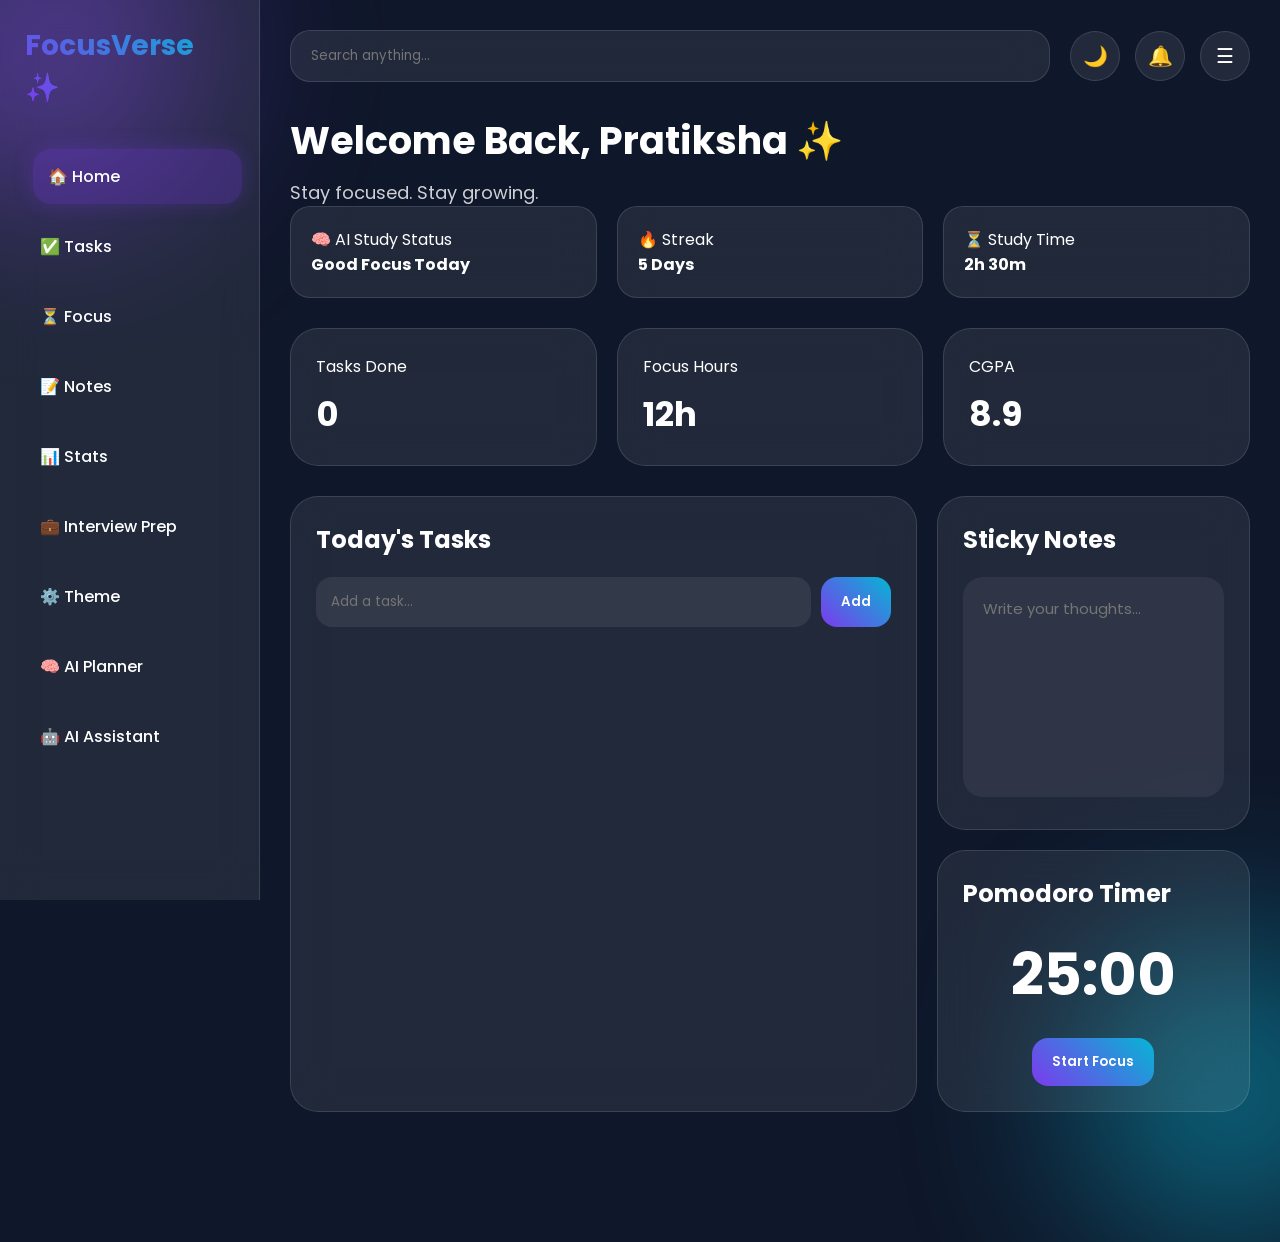
<file: index.html>
<!DOCTYPE html>
<html lang="en">
<head>
  <meta charset="UTF-8" />
  <meta name="viewport" content="width=device-width, initial-scale=1.0"/>

  <title>FocusVerse ✨</title>

  <!-- Google Font -->
  <link rel="preconnect" href="https://fonts.googleapis.com">
  <link rel="preconnect" href="https://fonts.gstatic.com" crossorigin>

  <link
    href="https://fonts.googleapis.com/css2?family=Poppins:wght@300;400;500;600;700&display=swap"
    rel="stylesheet"
  />

  <!-- CSS -->
  <link rel="stylesheet" href="style.css">
</head>

<body>

  <!-- ========================= -->
  <!-- MAIN CONTAINER -->
  <!-- ========================= -->

  <div class="container">

    <!-- ========================= -->
    <!-- SIDEBAR -->
    <!-- ========================= -->

    <aside class="sidebar">

      <div class="logo">
        FocusVerse ✨
      </div>

      <div class="menu">

        <a href="#" class="active">
          🏠 Home
        </a>

        <a href="tasks.html">
          ✅ Tasks
        </a>

        <a href="focus.html">
          ⏳ Focus
        </a>

        <a href="notes.html">
          📝 Notes
        </a>

        <a href="stats.html">
          📊 Stats
        </a>

        <a href="prep.html">
          💼 Interview Prep
        </a>

        <a href="theme.html">
          ⚙️ Theme
        </a>

        <a href="planner.html">
           🧠 AI Planner
        </a> 
        
        <a href="ai-chat.html">
           🤖 AI Assistant
        </a>

      </div>

    </aside>

    <!-- ========================= -->
    <!-- MAIN CONTENT -->
    <!-- ========================= -->

    <main class="main">

      <!-- ========================= -->
      <!-- TOPBAR -->
      <!-- ========================= -->

      <div class="topbar">

        <!-- SEARCH -->
        <div class="search-box">
          <input
            type="text"
            placeholder="Search anything..."
          >
        </div>

        <!-- TOP ICONS -->
        <div class="top-icons">

          <!-- THEME -->
          <button class="icon-btn" id="themeToggle">
            🌙
          </button>

          <!-- NOTIFICATION -->
          <button class="icon-btn">
            🔔
          </button>

          <!-- MENU -->
          <button class="icon-btn" id="menuToggle">
            ☰
          </button>

          <!-- PROFILE MENU -->
          <div class="profile-menu" id="profileMenu">

            <div class="profile-card">

              <h3>
                Pratiksha ✨
              </h3>

              <p>
                🔥 5 Day Study Streak
              </p>

            </div>

            <button>👤 Profile</button>
            <button>🎨 Themes</button>
            <button>⚙️ Settings</button>
            <button>🗑️ Trash</button>
            <button>🚪 Logout</button>

          </div>

        </div>

      </div>

      <!-- ========================= -->
      <!-- HERO SECTION -->
      <!-- ========================= -->

      <section class="hero">

  <h1>Welcome Back, Pratiksha ✨</h1>

  <p>Stay focused. Stay growing.</p>

  <div class="card-grid">

    <div class="glass-card">
      🧠 AI Study Status<br>
      <strong>Good Focus Today</strong>
    </div>

    <div class="glass-card">
      🔥 Streak<br>
      <strong>5 Days</strong>
    </div>

    <div class="glass-card">
      ⏳ Study Time<br>
      <strong>2h 30m</strong>
    </div>

  </div>

</section>

      <!-- ========================= -->
      <!-- STATS CARDS -->
      <!-- ========================= -->

      <section class="cards">

        <!-- CARD 1 -->
        <div class="card">

          <p>Tasks Done</p>

          <h2 id="taskCount">
            0
          </h2>

        </div>

        <!-- CARD 2 -->
        <div class="card">

          <p>Focus Hours</p>

          <h2>
            12h
          </h2>

        </div>

        <!-- CARD 3 -->
        <div class="card">

          <p>CGPA</p>

          <h2>
            8.9
          </h2>

        </div>

      </section>

      <!-- ========================= -->
      <!-- MAIN GRID -->
      <!-- ========================= -->

      <section class="grid-layout">

        <!-- ========================= -->
        <!-- TASK SECTION -->
        <!-- ========================= -->

        <div class="tasks">

          <div class="section-title">

            <h2>
              Today's Tasks
            </h2>

          </div>

          <!-- TASK INPUT -->
          <div class="task-input">

            <input
              type="text"
              id="taskInput"
              placeholder="Add a task..."
            >

            <button id="addTaskBtn">
             Add
            </button>

          </div>

          <!-- TASK LIST -->
          <div class="task-list" id="taskList"></div>

        </div>

        <!-- ========================= -->
        <!-- RIGHT SECTION -->
        <!-- ========================= -->

        <div class="right-side">

          <!-- NOTES -->
          <div class="notes">

            <div class="section-title">

              <h2>
                Sticky Notes
              </h2>

            </div>

            <textarea
              id="notes"
              placeholder="Write your thoughts..."
            ></textarea>

          </div>

          <!-- TIMER -->
          <div class="timer">

            <div class="section-title">

              <h2>
                Pomodoro Timer
              </h2>

            </div>

            <div class="timer-box">

              <div class="timer-display" id="timer">
                25:00
              </div>

              <button id="startTimerBtn">
                Start Focus
              </button>

            </div>

          </div>

        </div>

      </section>

    </main>

  </div>

  <!-- ========================= -->
  <!-- MOBILE NAVIGATION -->
  <!-- ========================= -->

  <div class="mobile-nav">

    <a href="#">🏠</a>
    <a href="#">✅</a>
    <a href="#">⏳</a>
    <a href="#">📝</a>
    <a href="#">⚙️</a>

  </div>

  <!-- JS -->
  <script src="script.js"></script>

</body>
</html>
</file>
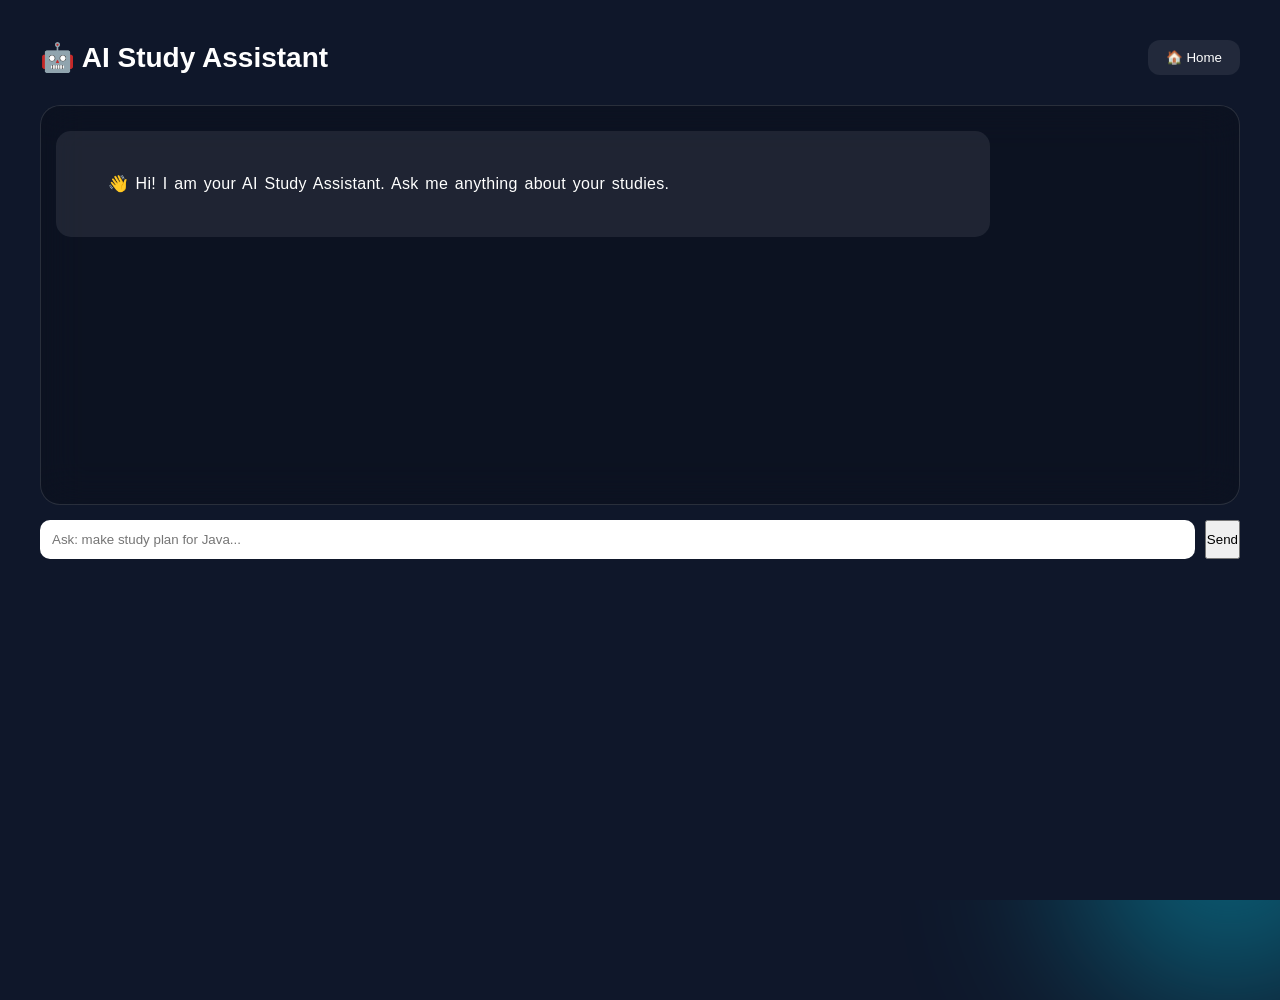
<file: ai-chat.html>
<!DOCTYPE html>
<html lang="en">
<head>
  <meta charset="UTF-8">
  <title>AI Study Chat</title>

  <link rel="stylesheet" href="style.css">
</head>

<body>

<div class="page-wrapper">

  <!-- HEADER -->
  <div class="page-header">

    <h1 class="page-title">🤖 AI Study Assistant</h1>

    <a href="index.html">
      <button class="back-btn">🏠 Home</button>
    </a>

  </div>

  <!-- CHAT BOX -->
  <div class="glass-card" id="chatBox" style="height:400px;overflow-y:auto;">

    <div class="ai-msg">
      👋 Hi! I am your AI Study Assistant. Ask me anything about your studies.
    </div>

  </div>

  <!-- INPUT -->
  <div style="display:flex;gap:10px;margin-top:15px;">

    <input id="userInput"
      placeholder="Ask: make study plan for Java..."
      style="flex:1;padding:12px;border-radius:10px;border:none;">

    <button onclick="sendMsg()">Send</button>
  </div>

</div>

<script src="ai-chat.js"></script>

</body>
</html>
</file>
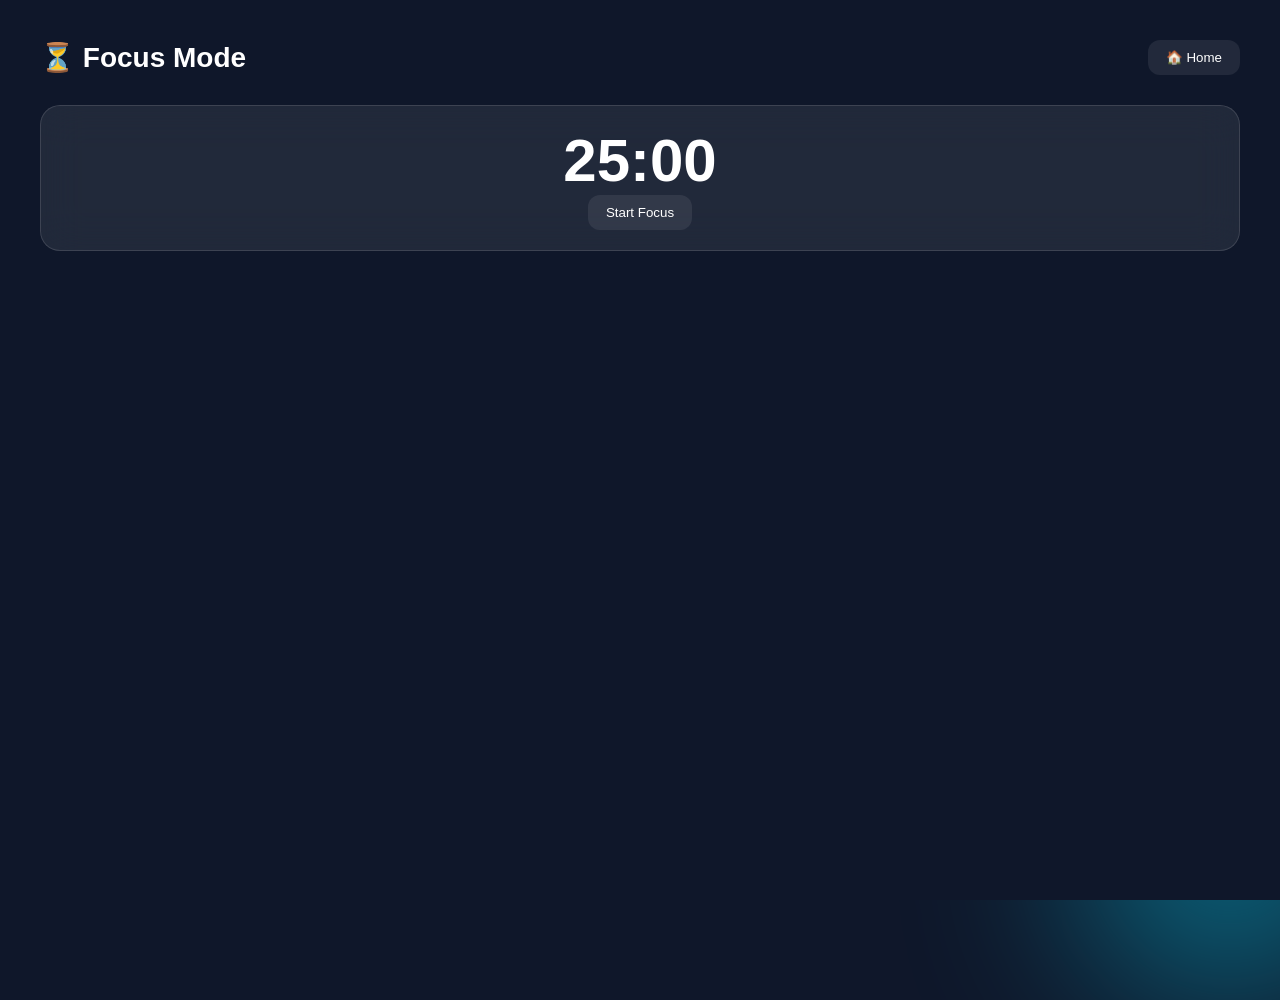
<file: focus.html>
<!DOCTYPE html>
<html>
<head>
  <title>Focus - FocusVerse</title>
  <link rel="stylesheet" href="style.css">
</head>

<body>

  <div class="page-wrapper">

  <div class="page-header">

    <h1 class="page-title">⏳ Focus Mode</h1>

    <a href="index.html">
      <button class="back-btn">🏠 Home</button>
    </a>

  </div>

  <div class="glass-card" style="text-align:center;">

    <h1 style="font-size:60px;">25:00</h1>

    <button class="back-btn">Start Focus</button>

  </div>

</div>

</body>
</html>
</file>
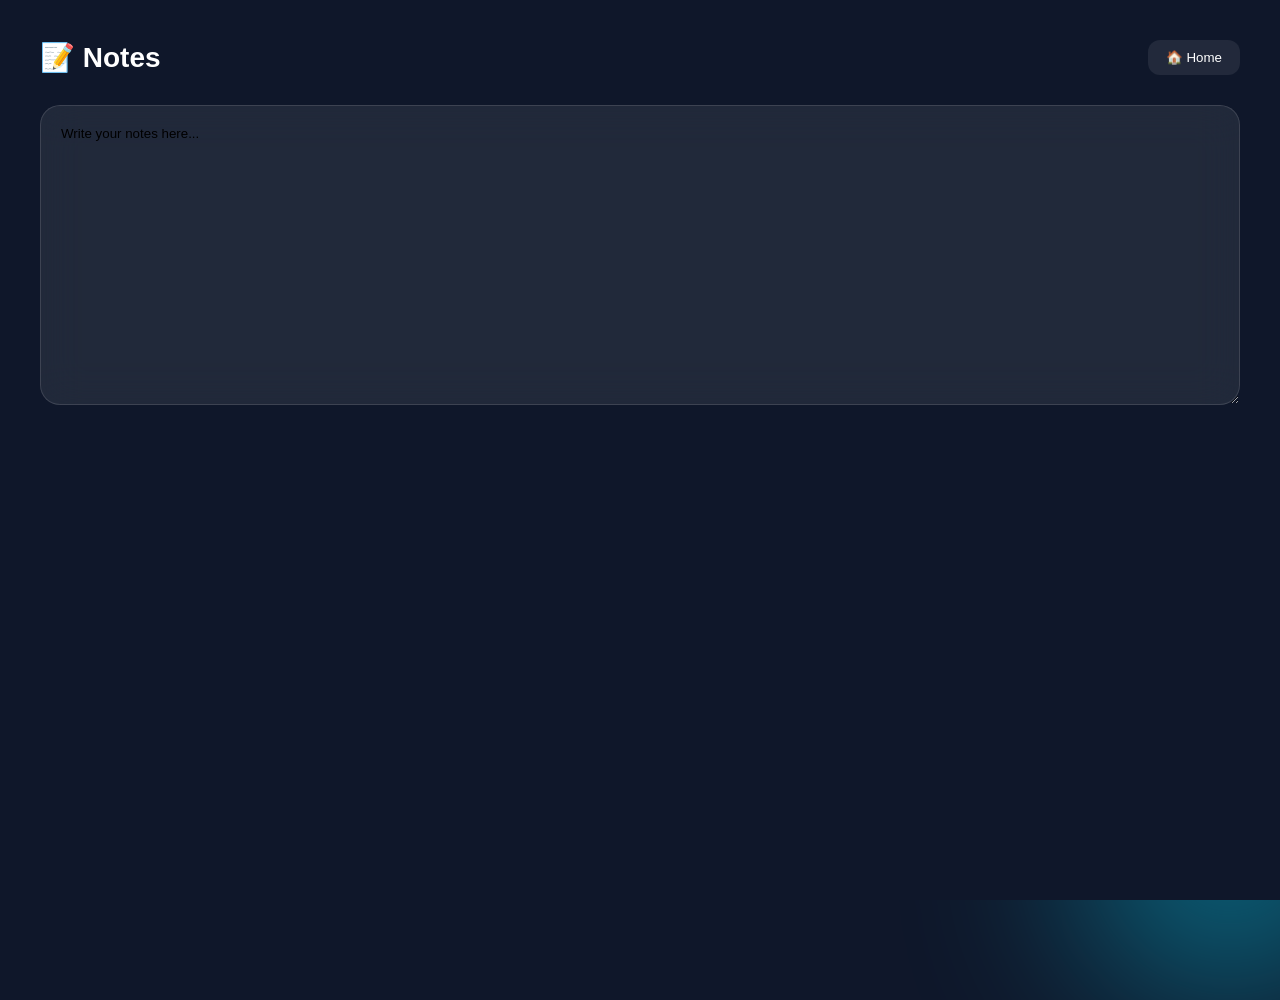
<file: notes.html>
<!DOCTYPE html>
<html>
<head>
  <title>Notes - FocusVerse</title>
  <link rel="stylesheet" href="style.css">
</head>

<body>

  <div class="page-wrapper">

  <div class="page-header">

    <h1 class="page-title">📝 Notes</h1>

    <a href="index.html">
      <button class="back-btn">🏠 Home</button>
    </a>

  </div>

  <textarea class="glass-card"
    style="width:100%;height:300px;">
Write your notes here...
  </textarea>

</div>

</body>
</html>
</file>
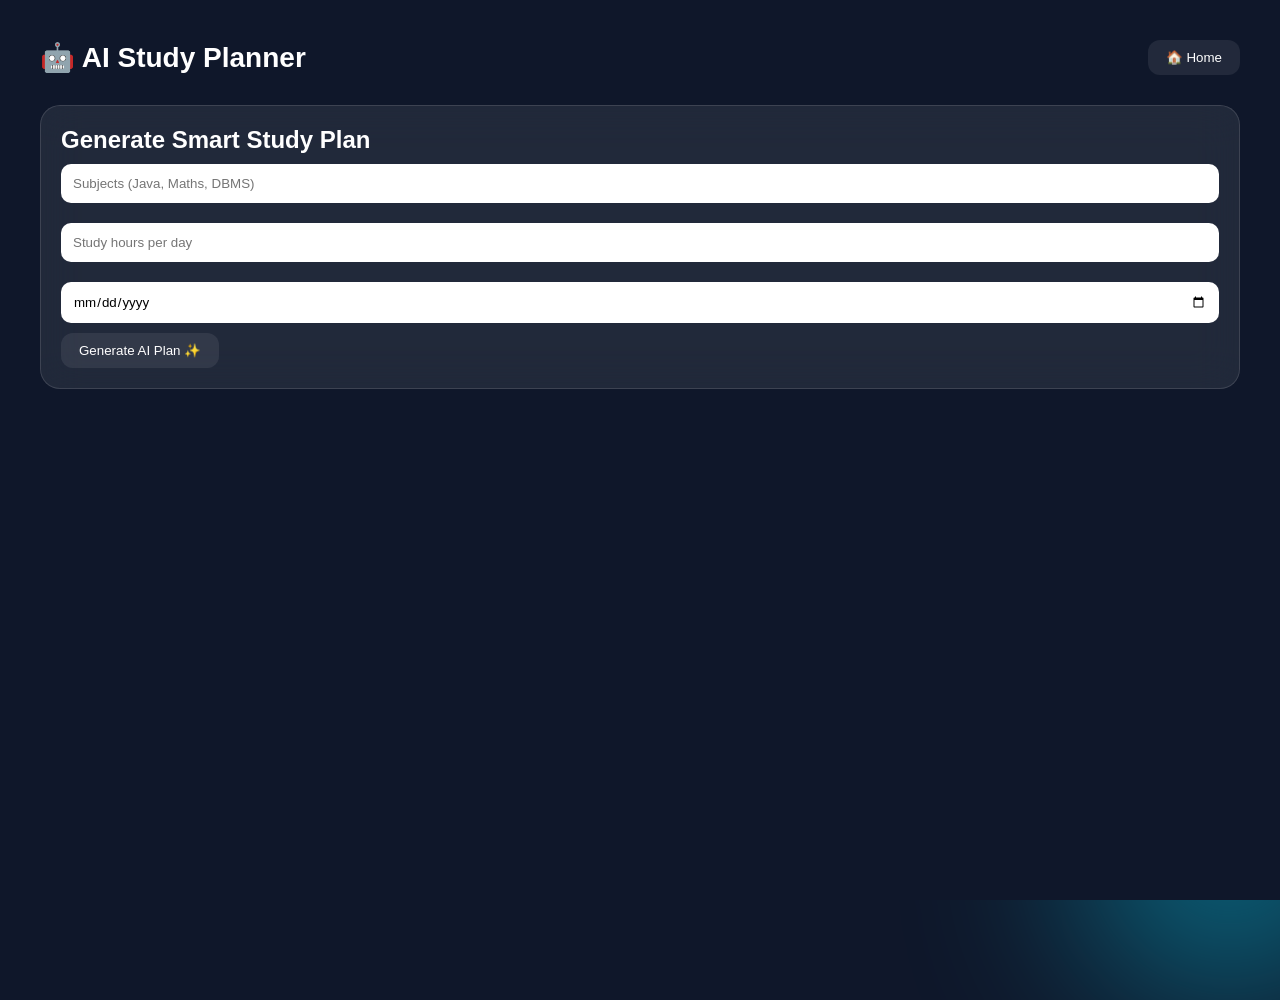
<file: planner.html>
<!DOCTYPE html>
<html lang="en">
<head>
  <meta charset="UTF-8">
  <title>AI Study Planner</title>
  <link rel="stylesheet" href="style.css">
</head>

<body>

<div class="page-wrapper">

  <div class="page-header">

    <h1 class="page-title">🤖 AI Study Planner</h1>

    <a href="index.html">
      <button class="back-btn">🏠 Home</button>
    </a>

  </div>

  <!-- INPUT -->
  <div class="glass-card">

    <h2>Generate Smart Study Plan</h2>

    <input id="subjectInput" placeholder="Subjects (Java, Maths, DBMS)"
      style="width:100%;padding:12px;margin:10px 0;border-radius:10px;border:none;">

    <input id="hoursInput" placeholder="Study hours per day"
      style="width:100%;padding:12px;margin:10px 0;border-radius:10px;border:none;">

    <input id="examDate" type="date"
      style="width:100%;padding:12px;margin:10px 0;border-radius:10px;border:none;">

    <button class="back-btn" onclick="generatePlan()">
      Generate AI Plan ✨
    </button>

  </div>

  <!-- AI THINKING -->
  <div id="aiThinking" class="glass-card" style="display:none;margin-top:20px;">
    🤖 AI is analyzing your schedule...
    <div class="loader"></div>
  </div>

  <!-- OUTPUT -->
  <div id="planOutput" class="card-grid" style="margin-top:20px;"></div>

</div>

<script src="planner.js"></script>

</body>
</html>
</file>
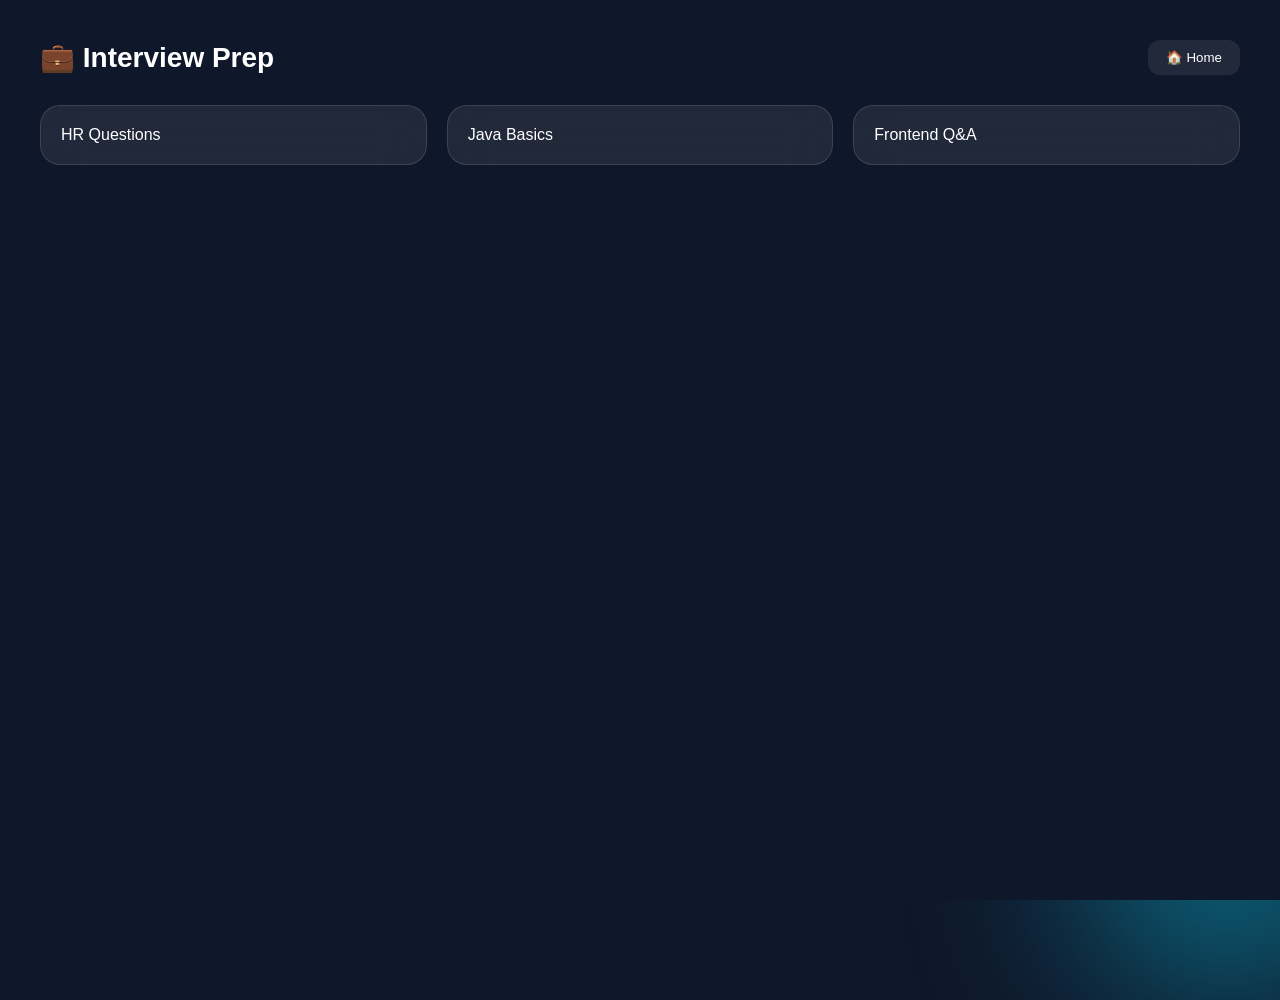
<file: prep.html>
<!DOCTYPE html>
<html>
<head>
  <title>Interview Prep</title>
  <link rel="stylesheet" href="style.css">
</head>

<body>

  <div class="page-wrapper">

  <div class="page-header">

    <h1 class="page-title">💼 Interview Prep</h1>

    <a href="index.html">
      <button class="back-btn">🏠 Home</button>
    </a>

  </div>

  <div class="card-grid">

    <div class="glass-card">HR Questions</div>
    <div class="glass-card">Java Basics</div>
    <div class="glass-card">Frontend Q&A</div>

  </div>

</div>

</body>
</html>
</file>
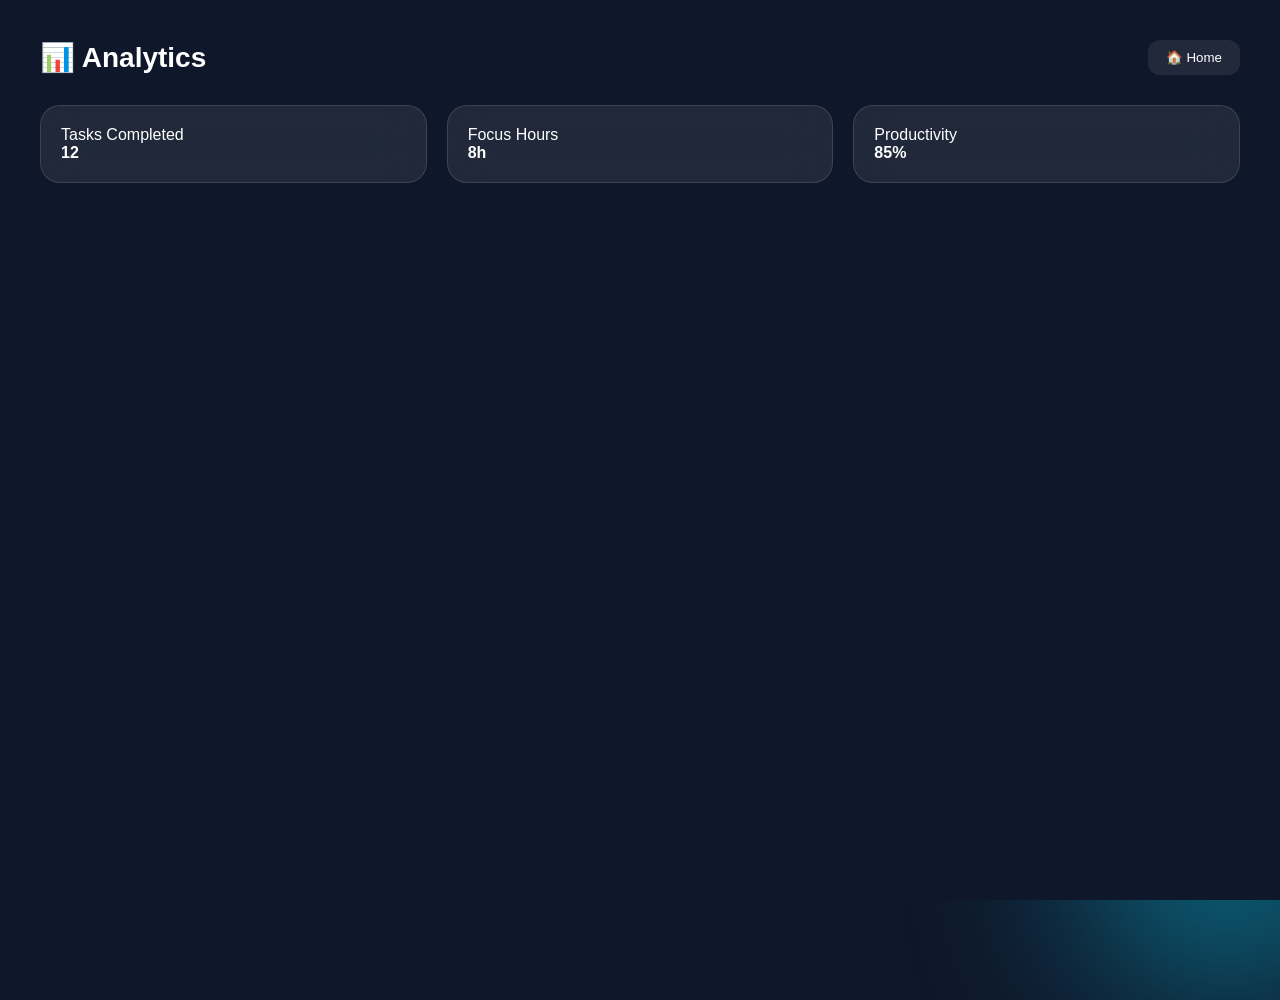
<file: stats.html>
<!DOCTYPE html>
<html>
<head>
  <title>Stats - FocusVerse</title>
  <link rel="stylesheet" href="style.css">
</head>

<body>

  <div class="page-wrapper">

  <div class="page-header">

    <h1 class="page-title">📊 Analytics</h1>

    <a href="index.html">
      <button class="back-btn">🏠 Home</button>
    </a>

  </div>

  <div class="card-grid">

    <div class="glass-card">Tasks Completed<br><strong>12</strong></div>
    <div class="glass-card">Focus Hours<br><strong>8h</strong></div>
    <div class="glass-card">Productivity<br><strong>85%</strong></div>

  </div>

</div>

</body>
</html>
</file>
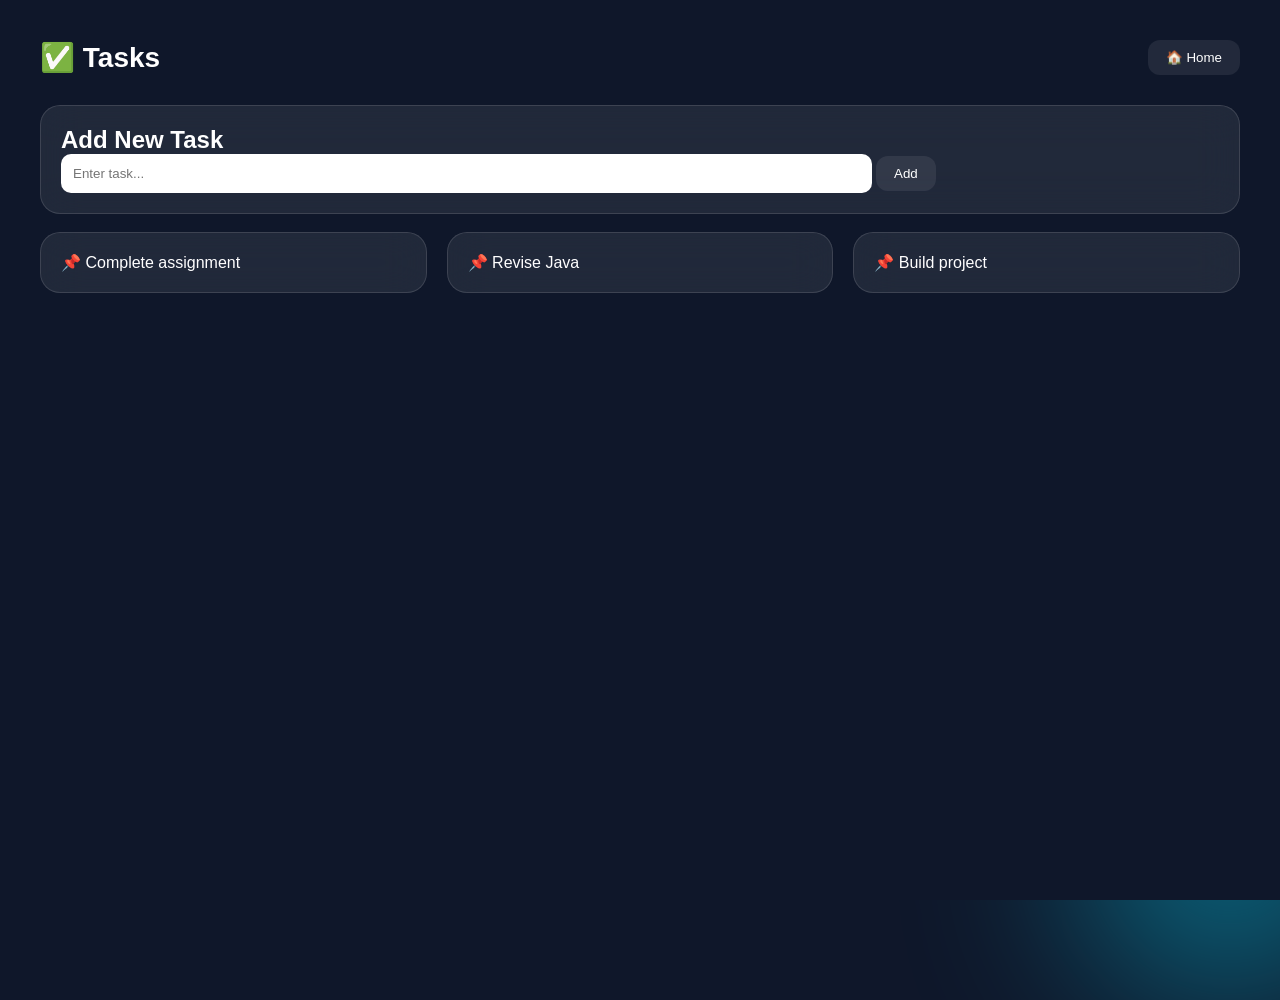
<file: tasks.html>
<!DOCTYPE html>
<html>
<head>
  <title>Tasks - FocusVerse</title>
  <link rel="stylesheet" href="style.css">
</head>

<body>

  <div class="page-wrapper">

  <div class="page-header">

    <h1 class="page-title">✅ Tasks</h1>

    <a href="index.html">
      <button class="back-btn">🏠 Home</button>
    </a>

  </div>

  <div class="glass-card">

    <h2>Add New Task</h2>

    <input placeholder="Enter task..." style="padding:12px;width:70%;border-radius:10px;border:none;">
    <button class="back-btn">Add</button>

  </div>

  <br>

  <div class="card-grid">

    <div class="glass-card">📌 Complete assignment</div>
    <div class="glass-card">📌 Revise Java</div>
    <div class="glass-card">📌 Build project</div>

  </div>

</div>

</body>
</html>
</file>
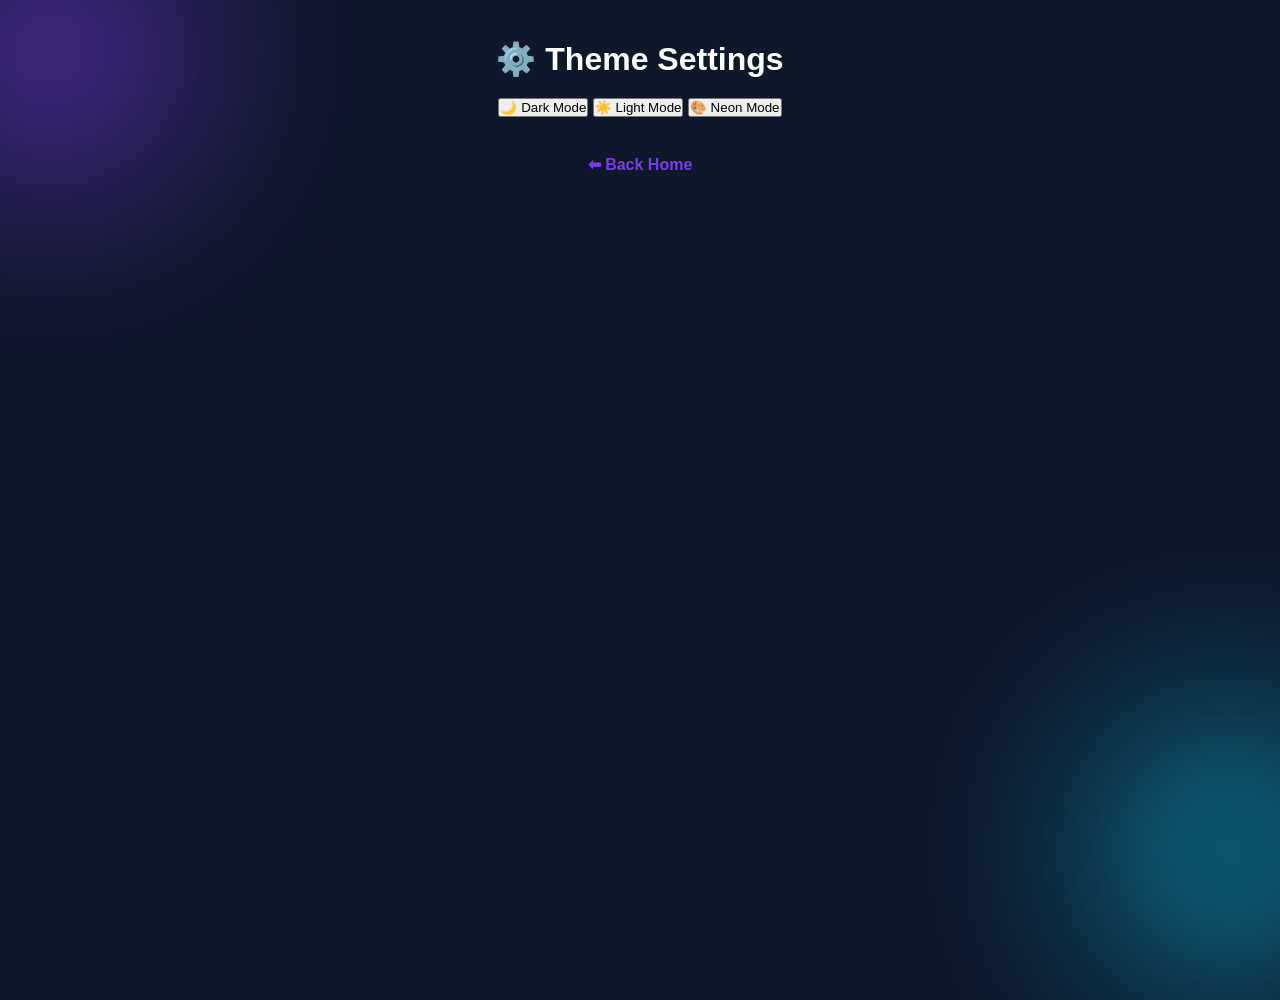
<file: theme.html>
<!DOCTYPE html>
<html>
<head>
  <title>Theme</title>
  <link rel="stylesheet" href="style.css">
</head>

<body>

  <div class="page">

    <h1>⚙️ Theme Settings</h1>

    <button>🌙 Dark Mode</button>
    <button>☀️ Light Mode</button>
    <button>🎨 Neon Mode</button>

    <br><br>
    <a href="index.html">⬅ Back Home</a>

  </div>

</body>
</html>
</file>
<file: style.css>
/* ========================= */
/* GLOBAL STYLES */
/* ========================= */

*{
  margin:0;
  padding:0;
  box-sizing:border-box;
  font-family:'Poppins',sans-serif;
}

:root{
  --bg:#0f172a;
  --card:rgba(255,255,255,0.08);
  --text:#ffffff;
  --primary:#7c3aed;
  --secondary:#06b6d4;
  --border:rgba(255,255,255,0.12);
}

/* ========================= */
/* LIGHT MODE */
/* ========================= */

body.light{
  --bg:#f8fafc;
  --card:rgba(255,255,255,0.7);
  --text:#111827;
  --primary:#a855f7;
  --secondary:#38bdf8;
  --border:rgba(0,0,0,0.08);
}

/* ========================= */
/* BODY */
/* ========================= */

body{
  background:var(--bg);
  color:var(--text);
  min-height:100vh;
  overflow-x:hidden;
  transition:0.4s;
  position:relative;
}

/* ========================= */
/* BACKGROUND BLOBS */
/* ========================= */

body::before,
body::after{
  content:'';
  position:absolute;
  width:300px;
  height:300px;
  border-radius:50%;
  filter:blur(90px);
  z-index:-1;
  animation:float 7s ease-in-out infinite;
}

body::before{
  background:var(--primary);
  top:-100px;
  left:-100px;
  opacity:0.5;
}

body::after{
  background:var(--secondary);
  bottom:-100px;
  right:-100px;
  opacity:0.5;
}

/* ========================= */
/* FLOAT ANIMATION */
/* ========================= */

@keyframes float{

  0%,100%{
    transform:translateY(0px);
  }

  50%{
    transform:translateY(20px);
  }

}

/* ========================= */
/* MAIN CONTAINER */
/* ========================= */

.container{
  display:flex;
  min-height:100vh;
}

/* ========================= */
/* SIDEBAR */
/* ========================= */

.sidebar{
  width:260px;
  height:100vh;
  position:fixed;

  background:var(--card);
  backdrop-filter:blur(20px);

  border-right:1px solid var(--border);

  padding:25px;
}

/* ========================= */
/* LOGO */
/* ========================= */

.logo{
  font-size:28px;
  font-weight:700;

  margin-bottom:40px;

  background:linear-gradient(
    45deg,
    var(--primary),
    var(--secondary)
  );

  -webkit-background-clip:text;
  -webkit-text-fill-color:transparent;
}

/* ========================= */
/* MENU */
/* ========================= */

.menu{
  display:flex;
  flex-direction:column;
  gap:15px;
}

.menu a{
  text-decoration:none;
  color:var(--text);

  padding:15px;
  border-radius:18px;

  transition:0.3s;
  font-weight:500;
}

.menu a:hover,
.menu a.active{
  background:rgba(124,58,237,0.25);

  transform:translateX(8px);

  box-shadow:0 0 20px rgba(124,58,237,0.25);
}

/* ========================= */
/* MAIN CONTENT */
/* ========================= */

.main{
  margin-left:260px;
  width:100%;

  padding:30px;
}

/* ========================= */
/* TOPBAR */
/* ========================= */

.topbar{
  display:flex;
  justify-content:space-between;
  align-items:center;

  margin-bottom:30px;

  gap:20px;
}

/* ========================= */
/* SEARCH */
/* ========================= */

.search-box{
  flex:1;
}

.search-box input{
  width:100%;

  padding:15px 20px;

  border:none;
  outline:none;

  border-radius:20px;

  background:var(--card);

  color:var(--text);

  backdrop-filter:blur(20px);

  border:1px solid var(--border);
}

/* ========================= */
/* TOP ICONS */
/* ========================= */

.top-icons{
  display:flex;
  align-items:center;
  gap:15px;

  position:relative;
}

.icon-btn{
  width:50px;
  height:50px;

  border:none;
  border-radius:50%;

  cursor:pointer;

  background:var(--card);

  color:var(--text);

  border:1px solid var(--border);

  font-size:20px;

  transition:0.3s;
}

.icon-btn:hover{
  transform:translateY(-5px);

  box-shadow:0 0 25px rgba(124,58,237,0.35);
}

/* ========================= */
/* PROFILE MENU */
/* ========================= */

.profile-menu{
  position:absolute;

  top:70px;
  right:0;

  width:250px;

  background:rgba(15,23,42,0.9);

  backdrop-filter:blur(25px);

  border:1px solid var(--border);

  border-radius:24px;

  padding:20px;

  display:none;
  flex-direction:column;

  gap:12px;

  z-index:100;
}

/* LIGHT MODE MENU */

body.light .profile-menu{
  background:rgba(255,255,255,0.85);
}

/* SHOW MENU */

.profile-menu.active{
  display:flex;
}

/* PROFILE CARD */

.profile-card{
  text-align:center;

  padding-bottom:10px;

  border-bottom:1px solid var(--border);
}

.profile-card h3{
  margin-bottom:5px;
}

/* MENU BUTTONS */

.profile-menu button{
  border:none;

  padding:14px;

  border-radius:16px;

  background:var(--card);

  color:var(--text);

  cursor:pointer;

  transition:0.3s;

  text-align:left;
}

.profile-menu button:hover{
  background:rgba(124,58,237,0.25);

  transform:translateX(5px);
}

/* ========================= */
/* HERO SECTION */
/* ========================= */

.hero{
  margin-bottom:30px;
}

.hero h1{
  font-size:38px;
  margin-bottom:10px;
}

.hero p{
  font-size:18px;
  opacity:0.8;
}

/* ========================= */
/* STATS CARDS */
/* ========================= */

.cards{
  display:grid;

  grid-template-columns:
  repeat(auto-fit,minmax(220px,1fr));

  gap:20px;

  margin-bottom:30px;
}

.card{
  background:var(--card);

  border:1px solid var(--border);

  backdrop-filter:blur(20px);

  border-radius:28px;

  padding:25px;

  transition:0.3s;
}

.card:hover{
  transform:translateY(-10px);

  box-shadow:0 0 30px rgba(124,58,237,0.25);
}

.card h2{
  font-size:34px;

  margin-top:10px;
}

/* ========================= */
/* MAIN GRID */
/* ========================= */

.grid-layout{
  display:grid;

  grid-template-columns:2fr 1fr;

  gap:20px;
}

.right-side{
  display:flex;
  flex-direction:column;
  gap:20px;
}

/* ========================= */
/* TASKS / NOTES / TIMER */
/* ========================= */

.tasks,
.notes,
.timer{
  background:var(--card);

  border:1px solid var(--border);

  backdrop-filter:blur(20px);

  border-radius:28px;

  padding:25px;
}

/* ========================= */
/* SECTION TITLE */
/* ========================= */

.section-title{
  margin-bottom:20px;
}

/* ========================= */
/* TASK INPUT */
/* ========================= */

.task-input{
  display:flex;
  gap:10px;

  margin-bottom:20px;
}

.task-input input{
  flex:1;

  padding:15px;

  border:none;
  outline:none;

  border-radius:16px;

  background:rgba(255,255,255,0.08);

  color:var(--text);
}

.task-input button,
.timer button{
  padding:14px 20px;

  border:none;

  border-radius:16px;

  background:linear-gradient(
    45deg,
    var(--primary),
    var(--secondary)
  );

  color:white;

  cursor:pointer;

  font-weight:600;
}

/* ========================= */
/* TASK LIST */
/* ========================= */

.task-list{
  display:flex;
  flex-direction:column;
  gap:12px;
}

.task-item{
  padding:15px;

  border-radius:16px;

  background:rgba(255,255,255,0.05);

  display:flex;
  justify-content:space-between;
  align-items:center;
}

.delete-btn{
  border:none;

  background:none;

  color:#ff6b6b;

  cursor:pointer;

  font-size:18px;
}

/* ========================= */
/* NOTES */
/* ========================= */

.notes textarea{
  width:100%;
  height:220px;

  border:none;
  outline:none;

  resize:none;

  border-radius:20px;

  padding:20px;

  background:rgba(255,255,255,0.06);

  color:var(--text);

  font-size:15px;
}

/* ========================= */
/* TIMER */
/* ========================= */

.timer-box{
  text-align:center;

  margin-top:20px;
}

.timer-display{
  font-size:58px;
  font-weight:700;

  margin-bottom:20px;
}

/* ========================= */
/* MOBILE NAVIGATION */
/* ========================= */

.mobile-nav{
  display:none;
}

/* ========================= */
/* RESPONSIVE */
/* ========================= */

@media(max-width:950px){

  .grid-layout{
    grid-template-columns:1fr;
  }

}

@media(max-width:768px){

  .sidebar{
    display:none;
  }

  .main{
    margin-left:0;
    padding-bottom:100px;
  }

  .topbar{
    flex-direction:column;
  }

  .hero h1{
    font-size:28px;
  }

  .mobile-nav{
    position:fixed;

    bottom:20px;
    left:50%;

    transform:translateX(-50%);

    width:90%;

    background:var(--card);

    border:1px solid var(--border);

    backdrop-filter:blur(20px);

    border-radius:25px;

    padding:15px;

    display:flex;
    justify-content:space-around;

    z-index:1000;
  }

  .mobile-nav a{
    text-decoration:none;

    color:var(--text);

    font-size:22px;
  }

}
.page{
  padding:40px;
  text-align:center;
}

.page h1{
  font-size:32px;
  margin-bottom:20px;
}

.page a{
  display:inline-block;
  margin-top:20px;
  color:#7c3aed;
  text-decoration:none;
  font-weight:bold;
}

.page textarea{
  width:80%;
  height:200px;
  padding:15px;
  border-radius:20px;
  border:none;
  background:rgba(255,255,255,0.1);
  color:white;
}
/* ========================= */
/* PAGE LAYOUT TEMPLATE */
/* ========================= */

.page-wrapper{
  padding:40px;
  min-height:100vh;
  background:var(--bg);
  color:var(--text);
  animation:fadeIn 0.6s ease-in;
}

@keyframes fadeIn{
  from{
    opacity:0;
    transform:translateY(20px);
  }
  to{
    opacity:1;
    transform:translateY(0);
  }
}

.page-header{
  display:flex;
  justify-content:space-between;
  align-items:center;

  margin-bottom:30px;
}

.page-title{
  font-size:28px;
  font-weight:600;
}

.back-btn{
  padding:10px 18px;
  border:none;
  border-radius:12px;

  background:var(--card);
  color:var(--text);

  cursor:pointer;
  transition:0.3s;
}

.back-btn:hover{
  transform:scale(1.05);
  background:rgba(124,58,237,0.3);
}

.card-grid{
  display:grid;
  grid-template-columns:repeat(auto-fit,minmax(220px,1fr));
  gap:20px;
}

.glass-card{
  padding:20px;
  border-radius:20px;

  background:var(--card);
  backdrop-filter:blur(20px);

  border:1px solid var(--border);

  transition:0.3s;
}

.glass-card:hover{
  transform:translateY(-8px);
}
.loader{
  margin-top:10px;
  width:40px;
  height:40px;
  border:4px solid rgba(255,255,255,0.2);
  border-top:4px solid var(--primary);
  border-radius:50%;
  animation:spin 1s linear infinite;
}

@keyframes spin{
  0%{ transform:rotate(0deg); }
  100%{ transform:rotate(360deg); }
}
.progress{
  width:100%;
  height:10px;
  background:rgba(255,255,255,0.1);
  border-radius:10px;
  margin:10px 0;
  overflow:hidden;
}

.progress-bar{
  height:100%;
  background:linear-gradient(45deg,#7c3aed,#06b6d4);
  border-radius:10px;
  transition:0.5s;
}
/* CHAT MESSAGES */

.user-msg{
  background:rgba(124,58,237,0.3);
  padding:12px;
  border-radius:15px;
  margin:10px 0;
  text-align:right;
}

.ai-msg{
  background:rgba(255,255,255,0.08);
  padding:12px;
  border-radius:15px;
  margin:10px 0;
  text-align:left;
  white-space:pre-line;
}

/* INPUT AREA */
input{
  outline:none;
}
/* CHAT BUBBLES */
.user-msg{
  background:linear-gradient(45deg,#7c3aed,#06b6d4);
  color:white;
  padding:12px;
  border-radius:15px;
  margin:10px 0;
  text-align:right;
  max-width:80%;
  margin-left:auto;
}

.ai-msg{
  background:rgba(255,255,255,0.08);
  padding:12px;
  border-radius:15px;
  margin:10px 0;
  text-align:left;
  max-width:80%;
  white-space:pre-line;
  animation:fadeIn 0.3s ease-in;
}

/* FADE IN */
@keyframes fadeIn{
  from{opacity:0; transform:translateY(10px);}
  to{opacity:1; transform:translateY(0);}
}

/* CHAT BOX IMPROVEMENT */
#chatBox{
  background:rgba(0,0,0,0.2);
  border-radius:20px;
  padding:15px;
}
.ai-msg,
.user-msg{
  white-space: normal !important;
  line-height: 1.6;
  word-wrap: break-word;
}
.msg-text{
  white-space: normal;
  line-height: 1.7;
  font-size: 14px;
}

/* Chat bubble fix */
.ai-msg, .user-msg{
  white-space: pre-wrap !important;
  word-spacing: 2px;
  line-height: 1.7;
  letter-spacing: 0.3px;
}

.task-item{
  display:flex;
  justify-content:space-between;
  align-items:center;
  background:rgba(255,255,255,0.08);
  padding:12px;
  border-radius:12px;
  margin-top:10px;
}

.task-item button{
  background:none;
  border:none;
  cursor:pointer;
  font-size:16px;
}
</file>
